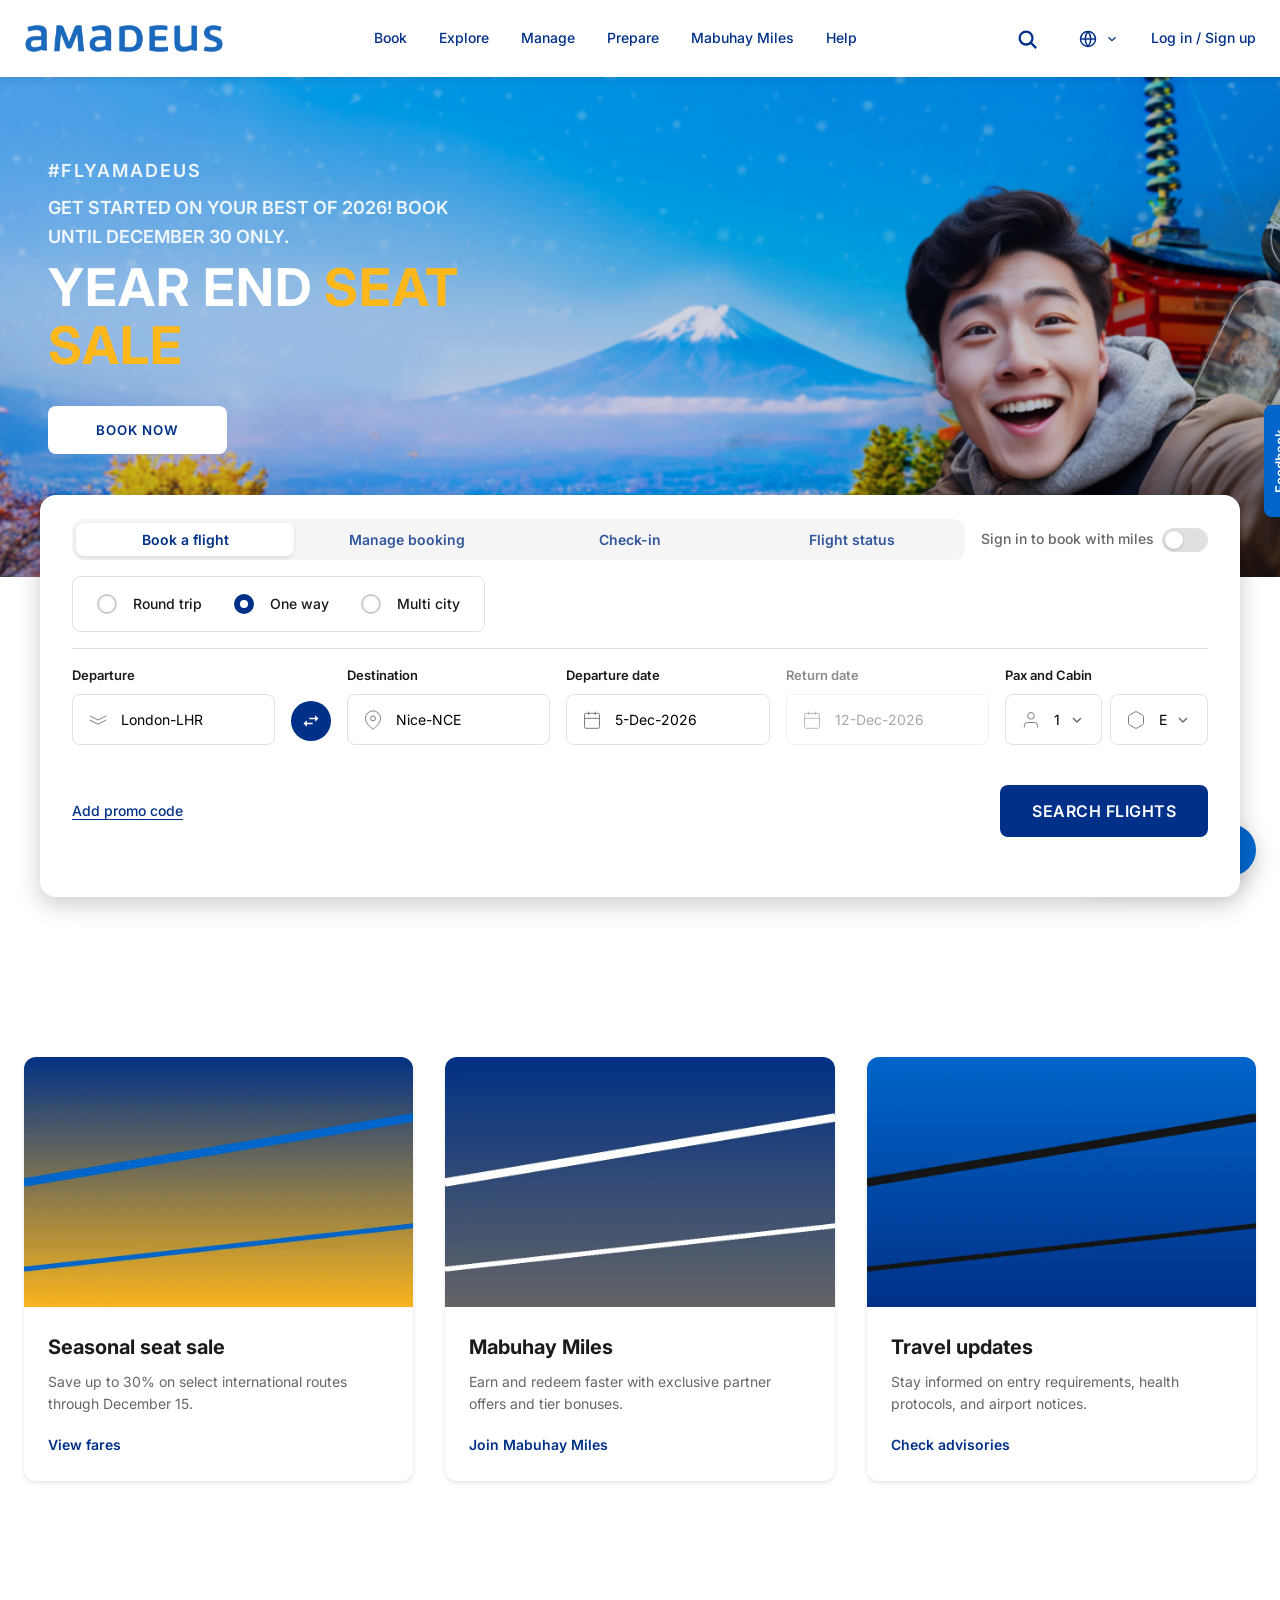
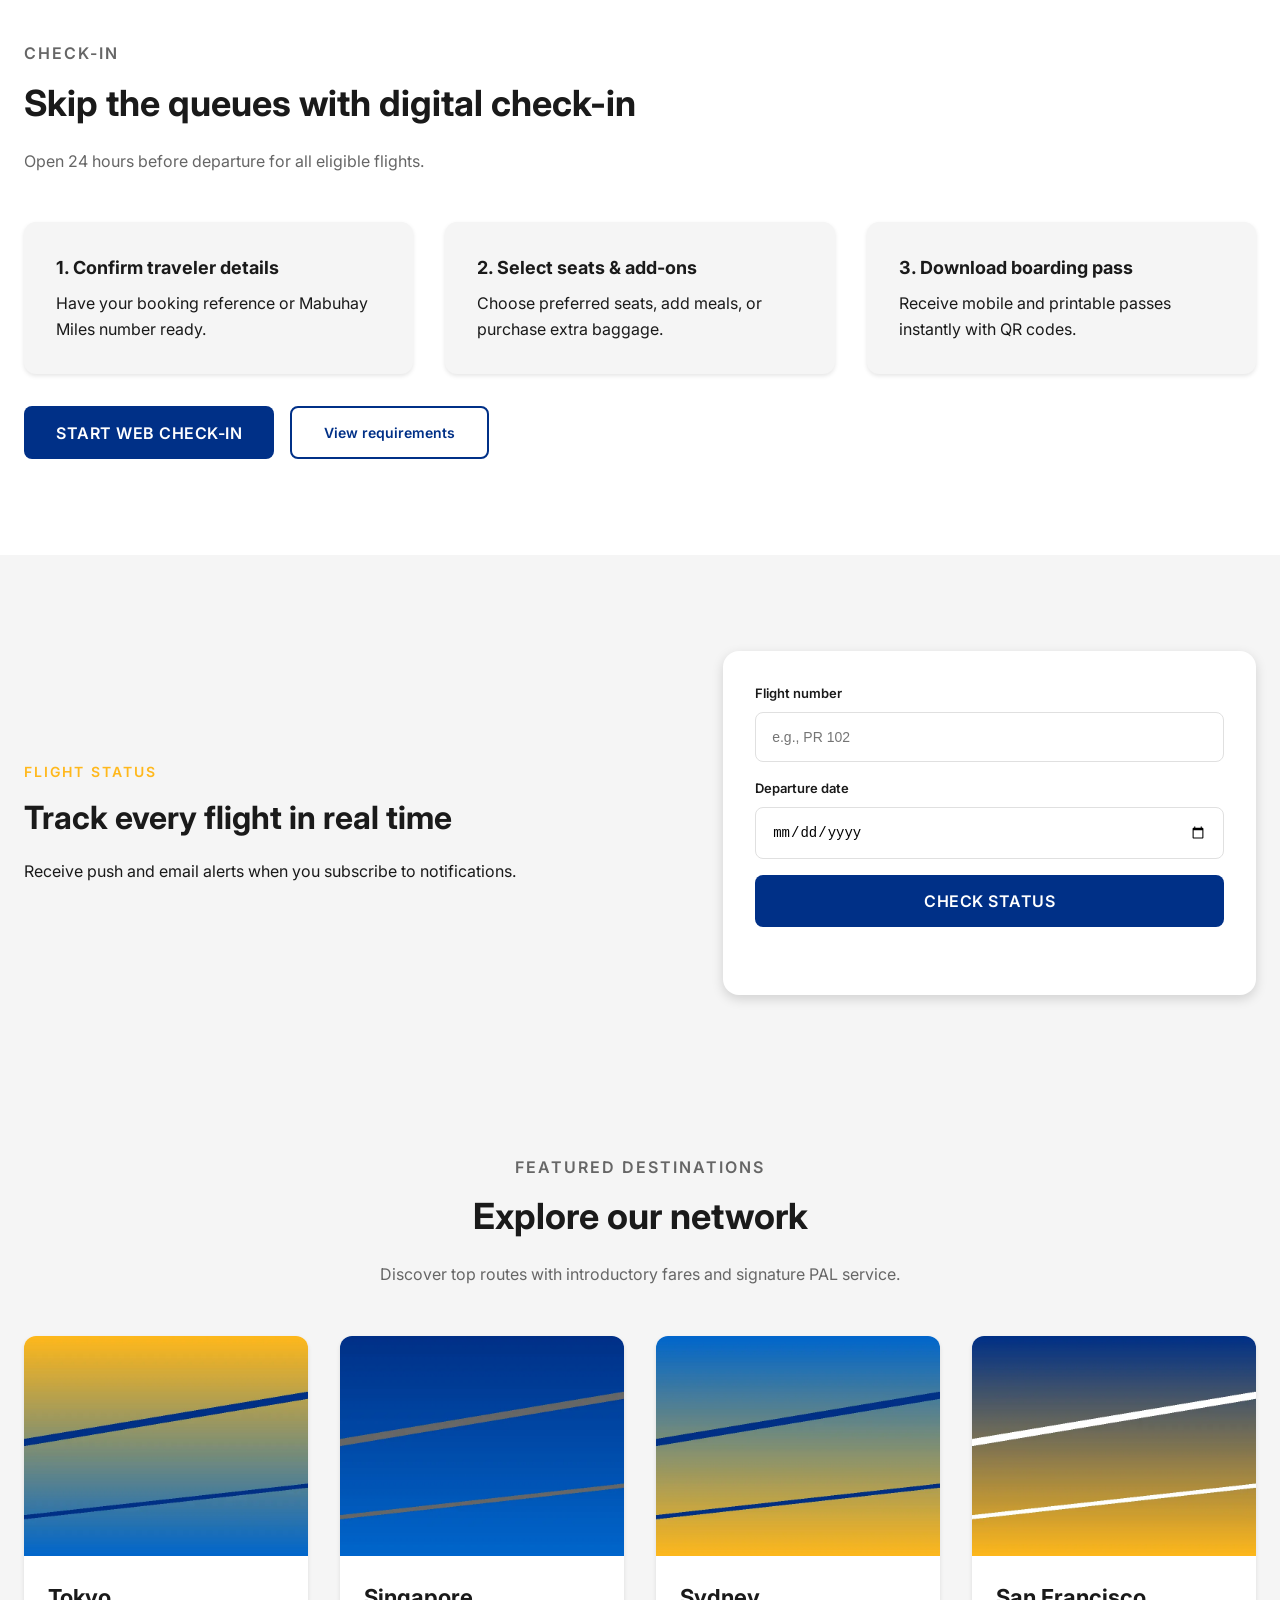
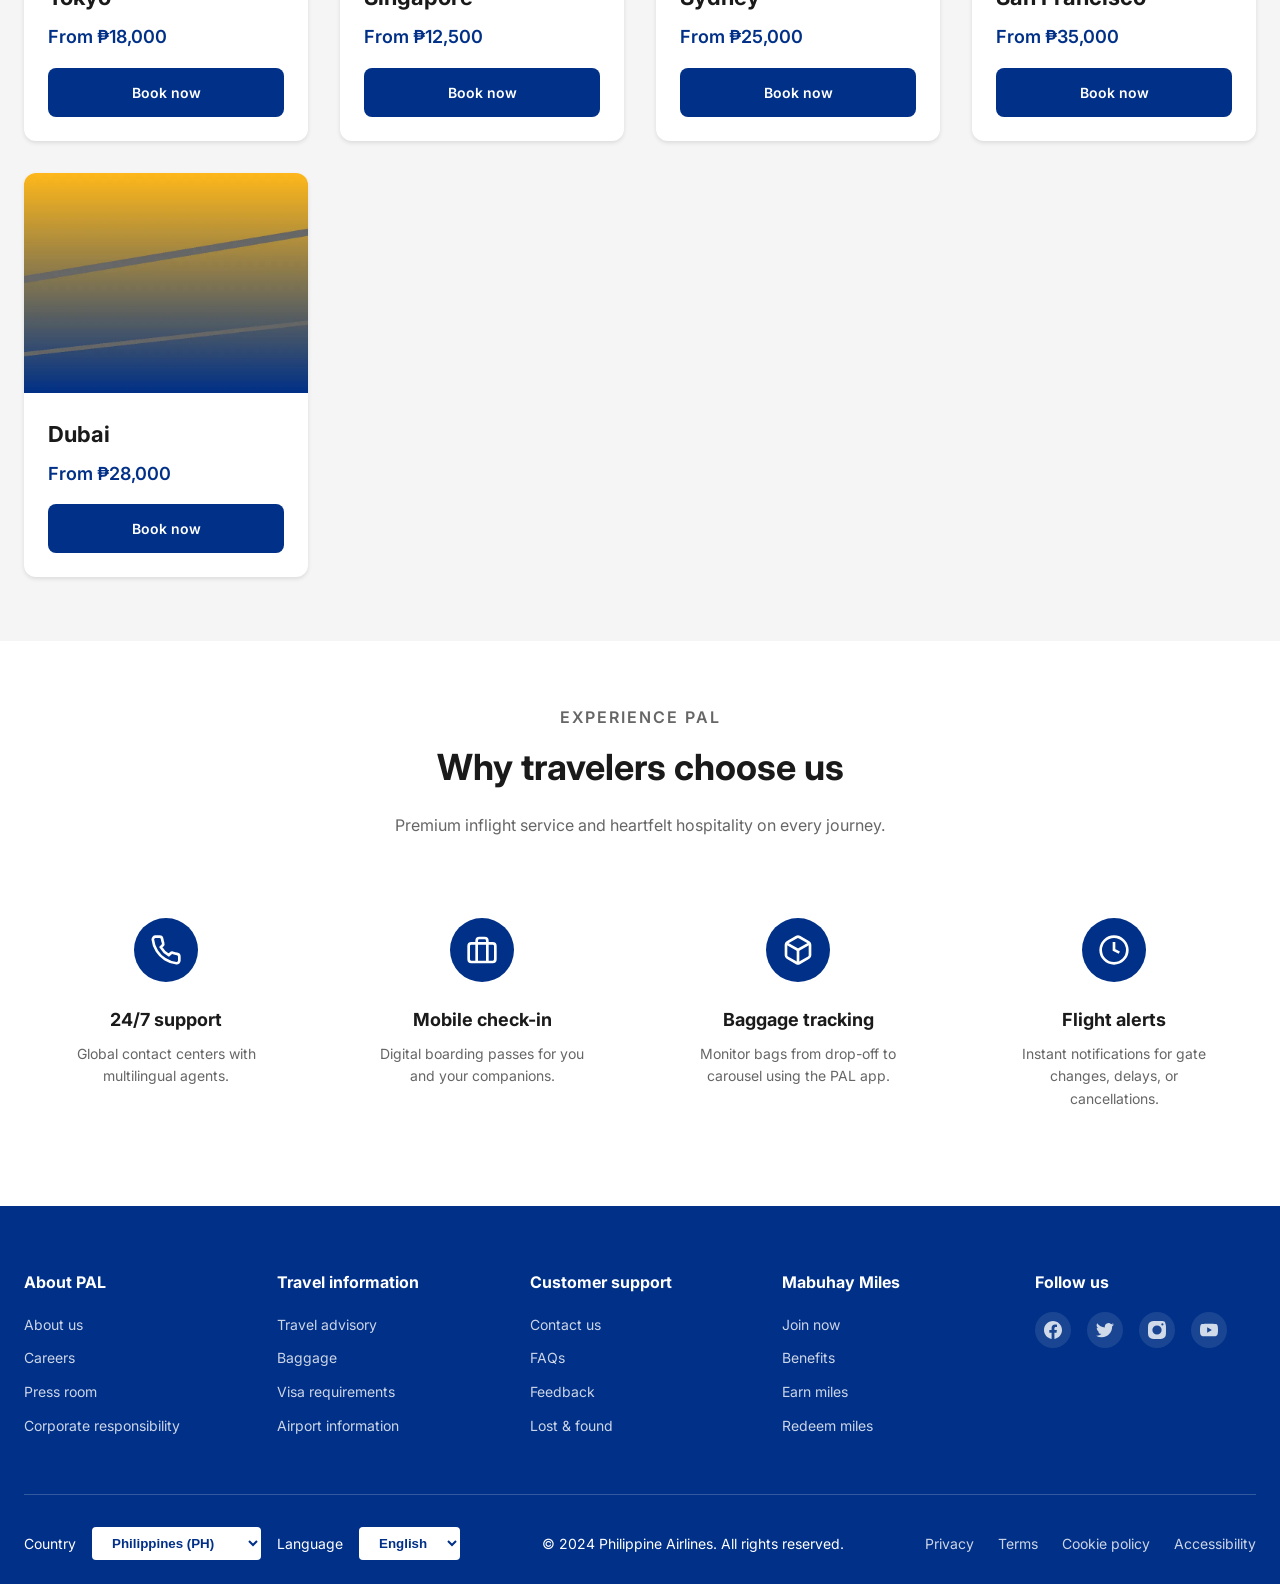
<file: index.html>
<!DOCTYPE html>
<html lang="en">
<head>
    <meta charset="UTF-8">
    <meta name="viewport" content="width=device-width, initial-scale=1.0">
    <meta http-equiv="Cache-Control" content="no-cache, no-store, must-revalidate">
    <meta http-equiv="Pragma" content="no-cache">
    <meta http-equiv="Expires" content="0">
    <meta name="description" content="Philippine Airlines portal page - book flights, manage your trip, check-in, and explore destinations.">
    <title>Amadeus| Book, Manage & Check Flight Status</title>
    <link rel="stylesheet" href="styles.css">
    <link rel="preconnect" href="https://fonts.googleapis.com">
    <link rel="preconnect" href="https://fonts.gstatic.com" crossorigin>
    <link href="https://fonts.googleapis.com/css2?family=Inter:wght@400;500;600;700&display=swap" rel="stylesheet">
</head>
<body>

    <header class="main-header" role="banner">
        <nav class="navbar" aria-label="Primary navigation">
            <div class="container">
                <div class="nav-wrapper">
                    <div class="logo">
                        <a href="/" aria-label="Amadeus home">
                            <img src="images/airline-logo.svg" alt="Amadeus" class="logo-img">
                        </a>
                    </div>

                    <div class="nav-links" id="primaryNav" role="navigation">
                        <a href="#book" class="nav-link">Book</a>
                        <a href="#destinations" class="nav-link">Explore</a>
                        <a href="#manage" class="nav-link">Manage</a>
                        <a href="#checkin" class="nav-link">Prepare</a>
                        <a href="#miles" class="nav-link">Mabuhay Miles</a>
                        <a href="#help" class="nav-link">Help</a>
                    </div>

                    <div class="nav-actions">
                        <button class="btn-search" type="button" aria-label="Search">
                            <svg viewBox="0 0 24 24" fill="none" stroke="currentColor" stroke-width="2">
                                <circle cx="11" cy="11" r="7"></circle>
                                <line x1="16" y1="16" x2="22" y2="22"></line>
                            </svg>
                        </button>
                        <button class="btn-language-selector" type="button" aria-haspopup="listbox" aria-expanded="false">
                            <svg viewBox="0 0 24 24" fill="none" stroke="currentColor" stroke-width="2" aria-hidden="true">
                                <circle cx="12" cy="12" r="10"></circle>
                                <line x1="2" y1="12" x2="22" y2="12"></line>
                                <path d="M12 2a15.3 15.3 0 010 20"></path>
                                <path d="M12 2a15.3 15.3 0 000 20"></path>
                            </svg>
                            <svg viewBox="0 0 24 24" fill="none" stroke="currentColor" stroke-width="2" class="dropdown-arrow" aria-hidden="true">
                                <polyline points="6 9 12 15 18 9"></polyline>
                            </svg>
                        </button>
                        <a href="#" class="link-login">Log in / Sign up</a>
                        <button class="btn-menu" id="mobileMenuBtn" aria-controls="primaryNav" aria-expanded="false" aria-label="Toggle menu">
                            <span></span>
                            <span></span>
                            <span></span>
                        </button>
                    </div>
                </div>
            </div>
        </nav>
    </header>

    <main>
        <section class="hero-section" id="book" aria-labelledby="heroTitle">
            <div class="hero-background">
                <picture>
                    <source srcset="images/1440x440px_Pal-Web-Banner_PAL-YES-LUZON.jpg" type="image/jpeg">
                    <img src="images/1440x440px_Pal-Web-Banner_PAL-YES-LUZON.jpg" alt="Philippine Airlines year end seat sale" class="hero-image" loading="eager" decoding="async">
                </picture>
                <div class="hero-overlay"></div>
            </div>

            <div class="container">
                <div class="hero-content">
                    <p class="eyebrow">#FlyAmadeus</p>
                    <p class="hero-subtext">Get started on your best of 2026! Book until December 30 only.</p>
                    <h1 id="heroTitle">YEAR END <span>SEAT SALE</span></h1>
                    <button class="btn-hero">Book now</button>
                </div>

                <div class="booking-widget" aria-labelledby="bookingTitle">
                    <div class="widget-header">
                        <div class="booking-tabs" role="tablist" aria-label="Booking shortcuts">
                            <button class="booking-tab active">Book a flight</button>
                            <button class="booking-tab">Manage booking</button>
                            <button class="booking-tab">Check-in</button>
                            <button class="booking-tab">Flight status</button>
                        </div>
                        <div class="booking-toggle">
                            <p>Sign in to book with miles</p>
                            <label class="switch">
                                <input type="checkbox" aria-label="Sign in to book with miles">
                                <span class="slider"></span>
                            </label>
                        </div>
                    </div>

                    <div class="trip-type-wrapper">
                        <fieldset class="trip-type" role="radiogroup" aria-label="Trip type">
                            <legend class="sr-only">Choose your trip type</legend>
                            <label class="radio-label">
                                <input type="radio" name="tripType" value="roundtrip">
                                <span>Round trip</span>
                            </label>
                            <label class="radio-label">
                                <input type="radio" name="tripType" value="oneway" checked>
                                <span>One way</span>
                            </label>
                            <label class="radio-label">
                                <input type="radio" name="tripType" value="multicity">
                                <span>Multi city</span>
                            </label>
                        </fieldset>
                    </div>

                    <form class="booking-form" aria-describedby="bookingFeedback" novalidate>
                        <div class="form-row">
                            <div class="form-group">
                                <label for="from">Departure</label>
                                <div class="input-icon field-with-suggestions">
                                    <svg class="icon" viewBox="0 0 24 24" fill="none" stroke="currentColor" aria-hidden="true">
                                        <path d="M2 12l10 5 10-5" />
                                        <path d="M2 7l10 5 10-5" />
                                    </svg>
                                    <input type="text" id="from" name="from" value="London-LHR" aria-autocomplete="list" aria-expanded="false" aria-controls="from-list" autocomplete="off" inputmode="text" required>
                                    <div class="suggestions-panel" id="from-list" role="listbox" aria-label="Departure airport suggestions"></div>
                                </div>
                            </div>

                            <button type="button" class="swap-btn" aria-label="Swap destinations">
                                <svg viewBox="0 0 24 24" fill="currentColor" aria-hidden="true">
                                    <path d="M6.99 11L3 15l3.99 4v-3H14v-2H6.99v-3zM21 9l-3.99-4v3H10v2h7.01v3L21 9z"/>
                                </svg>
                            </button>

                            <div class="form-group">
                                <label for="to">Destination</label>
                                <div class="input-icon field-with-suggestions">
                                    <svg class="icon" viewBox="0 0 24 24" fill="none" stroke="currentColor" aria-hidden="true">
                                        <path d="M21 10c0 7-9 13-9 13s-9-6-9-13a9 9 0 0 1 18 0z"/>
                                        <circle cx="12" cy="10" r="3"/>
                                    </svg>
                                    <input type="text" id="to" name="to" value="Nice-NCE" aria-autocomplete="list" aria-expanded="false" aria-controls="to-list" autocomplete="off" inputmode="text" required>
                                    <div class="suggestions-panel" id="to-list" role="listbox" aria-label="Destination airport suggestions"></div>
                                </div>
                            </div>

                            <div class="form-group">
                                <label for="departDate">Departure date</label>
                                <div class="input-icon date-picker-wrapper">
                                    <svg class="icon" viewBox="0 0 24 24" fill="none" stroke="currentColor" aria-hidden="true">
                                        <rect x="3" y="4" width="18" height="18" rx="2" ry="2"/>
                                        <line x1="16" y1="2" x2="16" y2="6"/>
                                        <line x1="8" y1="2" x2="8" y2="6"/>
                                        <line x1="3" y1="10" x2="21" y2="10"/>
                                    </svg>
                                    <input type="text" id="departDate" name="departDate" value="" readonly required autocomplete="off">
                                    <div class="calendar-picker" id="departCalendar"></div>
                                </div>
                            </div>

                            <div class="form-group" id="returnGroup">
                                <label for="returnDate">Return date</label>
                                <div class="input-icon date-picker-wrapper">
                                    <svg class="icon" viewBox="0 0 24 24" fill="none" stroke="currentColor" aria-hidden="true">
                                        <rect x="3" y="4" width="18" height="18" rx="2" ry="2"/>
                                        <line x1="16" y1="2" x2="16" y2="6"/>
                                        <line x1="8" y1="2" x2="8" y2="6"/>
                                        <line x1="3" y1="10" x2="21" y2="10"/>
                                    </svg>
                                    <input type="text" id="returnDate" name="returnDate" value="" readonly autocomplete="off">
                                    <div class="calendar-picker" id="returnCalendar"></div>
                                </div>
                            </div>

                            <div class="form-group pax-cabin-group">
                                <label for="paxCabin">Pax and Cabin</label>
                                <div class="pax-cabin-selectors">
                                    <div class="input-icon">
                                        <svg class="icon" viewBox="0 0 24 24" fill="none" stroke="currentColor" aria-hidden="true">
                                            <path d="M20 21v-2a4 4 0 0 0-4-4H8a4 4 0 0 0-4 4v2"/>
                                            <circle cx="12" cy="7" r="4"/>
                                        </svg>
                                        <select id="paxCount" name="paxCount" required>
                                            <option value="1">1</option>
                                            <option value="2">2</option>
                                            <option value="3">3</option>
                                            <option value="4">4</option>
                                            <option value="5">5</option>
                                            <option value="6">6</option>
                                            <option value="7">7</option>
                                            <option value="8">8</option>
                                            <option value="9">9</option>
                                        </select>
                                    </div>
                                    <div class="input-icon">
                                        <svg class="icon" viewBox="0 0 24 24" fill="none" stroke="currentColor" aria-hidden="true">
                                            <path d="M21 16V8a2 2 0 0 0-1-1.73l-7-4a2 2 0 0 0-2 0l-7 4A2 2 0 0 0 3 8v8a2 2 0 0 0 1 1.73l7 4a2 2 0 0 0 2 0l7-4A2 2 0 0 0 21 16z"/>
                                        </svg>
                                        <select id="cabinClass" name="cabinClass" required>
                                            <option value="economy">Economy</option>
                                            <option value="business">Business</option>
                                        </select>
                                    </div>
                                </div>
                            </div>
                        </div>

                        <div class="form-actions">
                            <a href="#" class="link-promo">Add promo code</a>
                            <button type="submit" class="btn-primary">Search flights</button>
                        </div>

                        <p id="bookingFeedback" class="form-feedback" role="status" aria-live="polite"></p>
                    </form>
                </div>
            </div>
        </section>

        <section class="promo-section" id="offers">
            <div class="container">
                <div class="promo-grid">
                    <article class="promo-card">
                        <picture>
                            <source srcset="images/promo-offers.webp" type="image/webp">
                            <img src="images/promo-offers.jpg" alt="Limited time fares" loading="lazy" decoding="async">
                        </picture>
                        <div class="promo-content">
                            <h3>Seasonal seat sale</h3>
                            <p>Save up to 30% on select international routes through December 15.</p>
                            <a href="#" class="link-arrow">View fares</a>
                        </div>
                    </article>
                    <article class="promo-card">
                        <picture>
                            <source srcset="images/promo-miles.webp" type="image/webp">
                            <img src="images/promo-miles.jpg" alt="Mabuhay Miles rewards" loading="lazy" decoding="async">
                        </picture>
                        <div class="promo-content">
                            <h3>Mabuhay Miles</h3>
                            <p>Earn and redeem faster with exclusive partner offers and tier bonuses.</p>
                            <a href="#" class="link-arrow">Join Mabuhay Miles</a>
                        </div>
                    </article>
                    <article class="promo-card">
                        <picture>
                            <source srcset="images/promo-travel.webp" type="image/webp">
                            <img src="images/promo-travel.jpg" alt="Travel advisories" loading="lazy" decoding="async">
                        </picture>
                        <div class="promo-content">
                            <h3>Travel updates</h3>
                            <p>Stay informed on entry requirements, health protocols, and airport notices.</p>
                            <a href="#" class="link-arrow">Check advisories</a>
                        </div>
                    </article>
                </div>
            </div>
        </section>

        <section class="checkin-section" id="checkin">
            <div class="container">
                <div class="section-header align-left">
                    <p class="eyebrow">Check-in</p>
                    <h2>Skip the queues with digital check-in</h2>
                    <p>Open 24 hours before departure for all eligible flights.</p>
                </div>
                <div class="checkin-grid">
                    <article class="checkin-card">
                        <h3>1. Confirm traveler details</h3>
                        <p>Have your booking reference or Mabuhay Miles number ready.</p>
                    </article>
                    <article class="checkin-card">
                        <h3>2. Select seats & add-ons</h3>
                        <p>Choose preferred seats, add meals, or purchase extra baggage.</p>
                    </article>
                    <article class="checkin-card">
                        <h3>3. Download boarding pass</h3>
                        <p>Receive mobile and printable passes instantly with QR codes.</p>
                    </article>
                </div>
                <div class="checkin-cta">
                    <button class="btn-primary">Start Web Check-in</button>
                    <button class="btn-secondary">View requirements</button>
                </div>
            </div>
        </section>

        <section class="status-section" id="status">
            <div class="container">
                <div class="status-grid">
                    <div class="status-content">
                        <p class="eyebrow">Flight status</p>
                        <h2>Track every flight in real time</h2>
                        <p>Receive push and email alerts when you subscribe to notifications.</p>
                    </div>
                    <form class="status-form" aria-label="Flight status lookup">
                        <div class="form-group">
                            <label for="statusFlightNumber">Flight number</label>
                            <input type="text" id="statusFlightNumber" name="statusFlightNumber" placeholder="e.g., PR 102" required>
                        </div>
                        <div class="form-group">
                            <label for="statusDate">Departure date</label>
                            <input type="date" id="statusDate" name="statusDate" required>
                        </div>
                        <button type="submit" class="btn-primary">Check status</button>
                        <p class="form-feedback" id="statusFeedback" role="status" aria-live="polite"></p>
                    </form>
                </div>
            </div>
        </section>

        <section class="destinations-section" id="destinations">
            <div class="container">
                <div class="section-header">
                    <p class="eyebrow">Featured destinations</p>
                    <h2>Explore our network</h2>
                    <p>Discover top routes with introductory fares and signature PAL service.</p>
                </div>
                <div class="destinations-grid">
                    <article class="destination-card">
                        <picture>
                            <source srcset="images/dest-tokyo.webp" type="image/webp">
                            <img src="images/dest-tokyo.jpg" alt="Tokyo skyline" loading="lazy" decoding="async">
                        </picture>
                        <div class="destination-info">
                            <h3>Tokyo</h3>
                            <p class="price">From ₱18,000</p>
                            <button class="btn-book" data-city="Tokyo">Book now</button>
                        </div>
                    </article>
                    <article class="destination-card">
                        <picture>
                            <source srcset="images/dest-singapore.webp" type="image/webp">
                            <img src="images/dest-singapore.jpg" alt="Singapore skyline" loading="lazy" decoding="async">
                        </picture>
                        <div class="destination-info">
                            <h3>Singapore</h3>
                            <p class="price">From ₱12,500</p>
                            <button class="btn-book" data-city="Singapore">Book now</button>
                        </div>
                    </article>
                    <article class="destination-card">
                        <picture>
                            <source srcset="images/dest-sydney.webp" type="image/webp">
                            <img src="images/dest-sydney.jpg" alt="Sydney Opera House" loading="lazy" decoding="async">
                        </picture>
                        <div class="destination-info">
                            <h3>Sydney</h3>
                            <p class="price">From ₱25,000</p>
                            <button class="btn-book" data-city="Sydney">Book now</button>
                        </div>
                    </article>
                    <article class="destination-card">
                        <picture>
                            <source srcset="images/dest-sf.webp" type="image/webp">
                            <img src="images/dest-sf.jpg" alt="Golden Gate Bridge" loading="lazy" decoding="async">
                        </picture>
                        <div class="destination-info">
                            <h3>San Francisco</h3>
                            <p class="price">From ₱35,000</p>
                            <button class="btn-book" data-city="San Francisco">Book now</button>
                        </div>
                    </article>
                    <article class="destination-card">
                        <picture>
                            <source srcset="images/dest-dubai.webp" type="image/webp">
                            <img src="images/dest-dubai.jpg" alt="Dubai skyline" loading="lazy" decoding="async">
                        </picture>
                        <div class="destination-info">
                            <h3>Dubai</h3>
                            <p class="price">From ₱28,000</p>
                            <button class="btn-book" data-city="Dubai">Book now</button>
                        </div>
                    </article>
                </div>
            </div>
        </section>

        <section class="services-section" id="experience">
            <div class="container">
                <div class="section-header">
                    <p class="eyebrow">Experience PAL</p>
                    <h2>Why travelers choose us</h2>
                    <p>Premium inflight service and heartfelt hospitality on every journey.</p>
                </div>
                <div class="services-grid">
                    <article class="service-card">
                        <div class="service-icon">
                            <svg viewBox="0 0 24 24" fill="none" stroke="currentColor" aria-hidden="true">
                                <path d="M22 16.92v3a2 2 0 0 1-2.18 2 19.79 19.79 0 0 1-8.63-3.07 19.5 19.5 0 0 1-6-6 19.79 19.79 0 0 1-3.07-8.67A2 2 0 0 1 4.11 2h3a2 2 0 0 1 2 1.72 12.84 12.84 0 0 0 .7 2.81 2 2 0 0 1-.45 2.11L8.09 9.91a16 16 0 0 0 6 6l1.27-1.27a2 2 0 0 1 2.11-.45 12.84 12.84 0 0 0 2.81.7A2 2 0 0 1 22 16.92z"/>
                            </svg>
                        </div>
                        <h3>24/7 support</h3>
                        <p>Global contact centers with multilingual agents.</p>
                    </article>
                    <article class="service-card">
                        <div class="service-icon">
                            <svg viewBox="0 0 24 24" fill="none" stroke="currentColor" aria-hidden="true">
                                <rect x="2" y="7" width="20" height="14" rx="2" ry="2"/>
                                <path d="M16 21V5a2 2 0 0 0-2-2h-4a2 2 0 0 0-2 2v16"/>
                            </svg>
                        </div>
                        <h3>Mobile check-in</h3>
                        <p>Digital boarding passes for you and your companions.</p>
                    </article>
                    <article class="service-card">
                        <div class="service-icon">
                            <svg viewBox="0 0 24 24" fill="none" stroke="currentColor" aria-hidden="true">
                                <path d="M21 16V8a2 2 0 0 0-1-1.73l-7-4a2 2 0 0 0-2 0l-7 4A2 2 0 0 0 3 8v8a2 2 0 0 0 1 1.73l7 4a2 2 0 0 0 2 0l7-4A2 2 0 0 0 21 16z"/>
                                <polyline points="3.27 6.96 12 12.01 20.73 6.96"/>
                                <line x1="12" y1="22.08" x2="12" y2="12"/>
                            </svg>
                        </div>
                        <h3>Baggage tracking</h3>
                        <p>Monitor bags from drop-off to carousel using the PAL app.</p>
                    </article>
                    <article class="service-card">
                        <div class="service-icon">
                            <svg viewBox="0 0 24 24" fill="none" stroke="currentColor" aria-hidden="true">
                                <circle cx="12" cy="12" r="10"/>
                                <polyline points="12 6 12 12 16 14"/>
                            </svg>
                        </div>
                        <h3>Flight alerts</h3>
                        <p>Instant notifications for gate changes, delays, or cancellations.</p>
                    </article>
                </div>
            </div>
        </section>
    </main>

    <button class="feedback-btn" type="button" aria-label="Feedback">
        Feedback
    </button>

    <button class="chat-launcher" type="button" aria-label="Chat with us">
        <svg viewBox="0 0 24 24" fill="none" stroke="currentColor" aria-hidden="true">
            <path d="M21 11.5a8.38 8.38 0 0 1-.9 3.8 8.5 8.5 0 0 1-7.6 4.7 8.38 8.38 0 0 1-3.8-.9L3 21l1.9-5.7a8.38 8.38 0 0 1-.9-3.8 8.5 8.5 0 0 1 4.7-7.6 8.38 8.38 0 0 1 3.8-.9h.5a8.5 8.5 0 0 1 8.5 8.5z"/>
        </svg>
        Chat with us!
    </button>

    <footer class="main-footer">
        <div class="container">
            <div class="footer-grid">
                <div class="footer-column">
                    <h4>About PAL</h4>
                    <ul>
                        <li><a href="#">About us</a></li>
                        <li><a href="#">Careers</a></li>
                        <li><a href="#">Press room</a></li>
                        <li><a href="#">Corporate responsibility</a></li>
                    </ul>
                </div>
                <div class="footer-column">
                    <h4>Travel information</h4>
                    <ul>
                        <li><a href="#">Travel advisory</a></li>
                        <li><a href="#">Baggage</a></li>
                        <li><a href="#">Visa requirements</a></li>
                        <li><a href="#">Airport information</a></li>
                    </ul>
                </div>
                <div class="footer-column">
                    <h4>Customer support</h4>
                    <ul>
                        <li><a href="#">Contact us</a></li>
                        <li><a href="#">FAQs</a></li>
                        <li><a href="#">Feedback</a></li>
                        <li><a href="#">Lost &amp; found</a></li>
                    </ul>
                </div>
                <div class="footer-column" id="miles">
                    <h4>Mabuhay Miles</h4>
                    <ul>
                        <li><a href="#">Join now</a></li>
                        <li><a href="#">Benefits</a></li>
                        <li><a href="#">Earn miles</a></li>
                        <li><a href="#">Redeem miles</a></li>
                    </ul>
                </div>
                <div class="footer-column" id="help">
                    <h4>Follow us</h4>
                    <div class="social-links">
                        <a href="#" aria-label="Facebook">
                            <svg viewBox="0 0 24 24" fill="currentColor" aria-hidden="true">
                                <path d="M24 12.073c0-6.627-5.373-12-12-12S0 5.446 0 12.073c0 5.99 4.388 10.954 10.125 11.854v-8.385H7.078v-3.47h3.047V9.43c0-3.007 1.792-4.669 4.533-4.669 1.312 0 2.686.235 2.686.235v2.953h-1.517c-1.491 0-1.956.925-1.956 1.874v2.25h3.328l-.532 3.47h-2.796v8.385C19.612 23.027 24 18.062 24 12.073z"/>
                            </svg>
                        </a>
                        <a href="#" aria-label="X / Twitter">
                            <svg viewBox="0 0 24 24" fill="currentColor" aria-hidden="true">
                                <path d="M23.954 4.569c-.885.392-1.83.656-2.825.775A4.932 4.932 0 0 0 23.337 3c-.951.564-2.005.974-3.127 1.195a4.916 4.916 0 0 0-8.384 4.482A13.94 13.94 0 0 1 1.671 3.149a4.916 4.916 0 0 0 1.523 6.573 4.903 4.903 0 0 1-2.229-.616v.06a4.919 4.919 0 0 0 3.946 4.827 4.996 4.996 0 0 1-2.224.085 4.936 4.936 0 0 0 4.604 3.417A9.868 9.868 0 0 1 0 19.54a13.94 13.94 0 0 0 7.548 2.212c9.057 0 14.009-7.513 14.009-14.01 0-.213-.006-.425-.017-.636A9.935 9.935 0 0 0 24 4.59z"/>
                            </svg>
                        </a>
                        <a href="#" aria-label="Instagram">
                            <svg viewBox="0 0 24 24" fill="currentColor" aria-hidden="true">
                                <path d="M12 0C8.74 0 8.333.012 7.053.07 5.775.128 4.905.328 4.14.624c-.789.306-1.459.717-2.126 1.384A5.19 5.19 0 0 0 .63 4.14C.333 4.905.131 5.775.072 7.053.012 8.333 0 8.74 0 12s.012 3.667.07 4.947c.059 1.277.26 2.147.558 2.912.306.788.717 1.459 1.384 2.126a5.19 5.19 0 0 0 2.126 1.384c.765.296 1.635.498 2.913.557 1.28.059 1.687.074 4.949.074s3.667-.015 4.947-.074c1.277-.059 2.147-.261 2.912-.557a5.195 5.195 0 0 0 2.126-1.384c.667-.667 1.078-1.338 1.384-2.126.296-.765.498-1.635.557-2.912.059-1.28.074-1.687.074-4.947s-.015-3.667-.074-4.947c-.059-1.277-.261-2.148-.557-2.913A5.195 5.195 0 0 0 21.914.624c-.765-.296-1.635-.498-2.912-.557C17.722.012 17.315 0 14.053 0h-2.106zM12 5.838A6.162 6.162 0 1 1 5.838 12 6.154 6.154 0 0 1 12 5.838zm7.2-2.778a1.44 1.44 0 1 1-1.44 1.44 1.44 1.44 0 0 1 1.44-1.44z"/>
                            </svg>
                        </a>
                        <a href="#" aria-label="YouTube">
                            <svg viewBox="0 0 24 24" fill="currentColor" aria-hidden="true">
                                <path d="M23.498 6.186a3.016 3.016 0 0 0-2.122-2.136C19.505 3.545 12 3.545 12 3.545s-7.505 0-9.377.505A3.017 3.017 0 0 0 .502 6.186C0 8.07 0 12 0 12s0 3.93.502 5.814a3.016 3.016 0 0 0 2.122 2.136c1.871.505 9.376.505 9.376.505s7.505 0 9.377-.505a3.015 3.015 0 0 0 2.122-2.136C24 15.93 24 12 24 12s0-3.93-.502-5.814zM9.545 15.568V8.432L15.818 12l-6.273 3.568z"/>
                            </svg>
                        </a>
                    </div>
                </div>
            </div>

            <div class="footer-bottom">
                <div class="locale-selector">
                    <label for="countrySelect">Country</label>
                    <select id="countrySelect" name="countrySelect">
                        <option value="ph">Philippines (PH)</option>
                        <option value="us">United States (EN)</option>
                        <option value="jp">Japan (日本語)</option>
                    </select>
                    <label for="languageSelect">Language</label>
                    <select id="languageSelect" name="languageSelect">
                        <option value="en">English</option>
                        <option value="tl">Filipino</option>
                        <option value="jp">日本語</option>
                    </select>
                </div>
                <p>&copy; 2024 Philippine Airlines. All rights reserved.</p>
                <div class="footer-links">
                    <a href="#">Privacy</a>
                    <a href="#">Terms</a>
                    <a href="#">Cookie policy</a>
                    <a href="#">Accessibility</a>
                </div>
            </div>
        </div>
    </footer>

    <script src="script.js" defer></script>
</body>
</html>
</file>
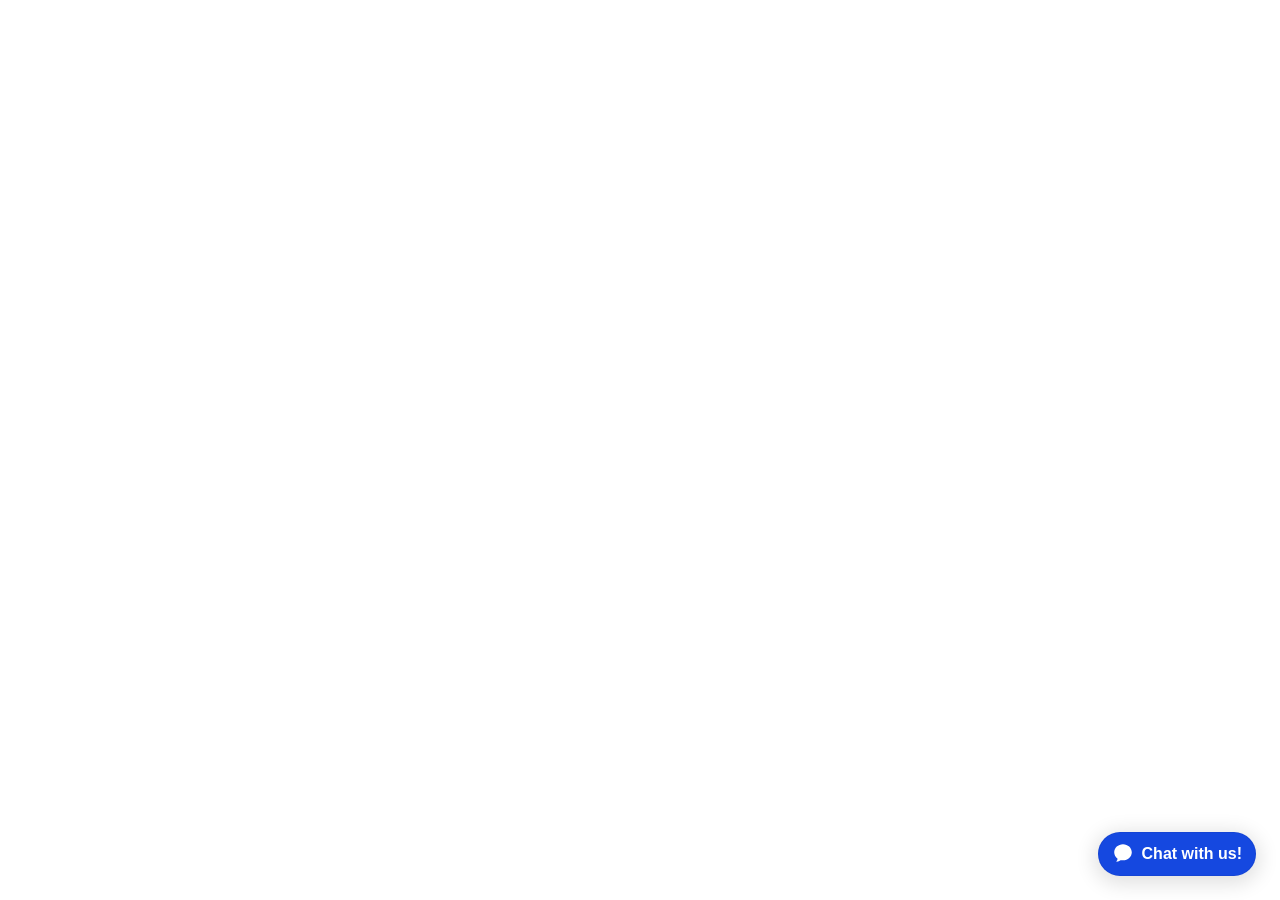
<file: images/Philippine Airlines _ Genuine Care in Every Journey_files/index(2).html>
<!DOCTYPE html>
<!-- saved from url=(0070)https://philippineairlines.ada.support/embed/button/3873935/index.html -->
<html class="js-focus-visible" data-js-focus-visible=""><head><meta http-equiv="Content-Type" content="text/html; charset=UTF-8"><style>.button {
        padding: 0;
        margin: 0;
        border-radius: 50%;
        cursor: pointer;
        box-shadow: 0 2px 4px rgba(0, 0, 0, 0.1);
        border: 1px solid rgba(0, 0, 0, 0.05);
        /* transition: 120ms ease; */
        transition: 200ms opacity ease;
        position: absolute;
        top: 50%;
        left: 50%;
        transform: translate(-50%, -50%);
        opacity: 0;
        overflow: hidden;
        animation: button-fade-in 200ms ease 0s;
      }

      .js-focus-visible :focus:not(.focus-visible) {
        outline: none;
      }

      .button--appear {
        opacity: 1;
      }

      .button--hide-icon > :first-child {
        animation-duration: 2s;
        animation-name: dialogue-fade;
      }

      .button__icon {
        width: 100%;
        height: 100%;
        top: 0;
        left: 0;
        padding: 17%;
        position: absolute;
        box-sizing: border-box;
        pointer-events: none;
      }

      .button__emoji {
        position: absolute;
        top: 0;
        left: 0;
        z-index: 10010;
        width: 100%;
        height: 100%;
        animation-duration: 2s;
        animation-name: emoji-bounce;
        animation-fill-mode: forwards;
      }

      .notification {
        border-radius: 50%;
        position: absolute;
        top: 0;
        right: 0;
        border-style: solid;
        border-color: #ff3b30;
        background-color: #fff;
        box-sizing: border-box;
        animation-duration: 0.5s;
        animation-name: notification-fade-in;
      }

      .button-v2 {
        padding: 0;
        border-radius: 50%;
        cursor: pointer;
        border: 1px solid rgba(0, 0, 0, 0.05);
        transition: 200ms opacity ease;
        position: absolute;
        right: 24px;
        bottom: 24px;
        overflow: hidden;
        display: flex;
        gap: 8px;
        align-items: center;
        justify-content: center;
        box-shadow: 0 4px 20px 4px rgba(0, 0, 0, 0.12);
        animation: button-fade-in 200ms ease 0s;
      }

      .button-v2.focus-visible {
        /* adds a white border to make the native focus ring more visible on backgrounds that are close in color to the focus ring */
        box-shadow: inset 0 0 0 3px #ffffff;
      }

      .button-v2.button--left {
        right: auto;
        left: 24px;
      }

      .button-v2.isRTL {
        direction: rtl;
      }

      .button--text {
        border-radius: 42px;
        min-width: 95px;
        padding: 0 13px;
        justify-content: flex-start;
      }

      .button-v2 .button__icon {
        position: relative;
      }

      .button--text .button__icon {
        height: 22px;
        width: 22px;
        padding: 0;
        top: -1px;
      }

      .button__text {
        font-size: 16px;
        color: inherit;
        font-weight: 700;
        line-height: 1.3;
        -webkit-font-smoothing: antialiased;
      }

      .button--text .notification {
        top: 36px;
        left: 18px;
      }

      @keyframes emoji-bounce {
        0% {
          transform: translateY(60px);
        }

        10% {
          transform: translateY(0);
        }

        17% {
          transform: rotateZ(-12deg);
          animation-timing-function: ease-in-out;
        }

        23% {
          transform: rotateZ(18deg);
          animation-timing-function: ease-in-out;
        }

        30% {
          transform: rotateZ(0deg);
          animation-timing-function: ease-in-out;
        }

        80% {
          transform: translateY(0);
        }

        90% {
          transform: translateY(3px);
        }

        100% {
          transform: translateY(-60px);
        }
      }

      @keyframes dialogue-fade {
        0% {
          opacity: 1;
          transform: scale3d(1, 1, 1);
        }

        10% {
          opacity: 0;
          transform: scale3d(0, 0, 0);
        }

        90% {
          opacity: 0;
          transform: scale3d(0, 0, 0);
        }

        100% {
          opacity: 1;
          transform: scale3d(1, 1, 1);
        }
      }

      @keyframes notification-fade-in {
        0% {
          opacity: 0;
          transform: scale3d(0, 0, 0);
        }

        100% {
          opacity: 1;
          transform: scale3d(1, 1, 1);
        }
      }
      
      @keyframes button-fade-in {
        0% {
          opacity: 0;
          transform: translate(0%, 20%);
        }

        100% {
          opacity: 1;
          transform: translate(0%, 0%);
        }
      }</style><script defer="defer" src="./sentry(1).a63f1776e32d39b6c2e8.js"></script><script defer="defer" src="./preact.196e0b6fbd52fd7d5136.js"></script><script defer="defer" src="./index(1).js"></script></head><body style="margin: 0"><button type="button" id="ada-chat-button" class="
          
          button--text
          button-v2
          
          
          button--appear" aria-label="Chat with us" title="Chat with us" aria-controls="ada-chat-frame" aria-expanded="false" style="background-color: rgb(21, 72, 224); height: 44px; color: rgb(255, 255, 255);"><svg viewBox="10 6 40 40" fill="none" xmlns="http://www.w3.org/2000/svg" class="button__icon"><g id="DialogueNew" fill="currentColor"><path d="M29.9996 39.3369H29.9996C28.9494 39.3228 27.9027 39.2117 26.873 39.0048C26.3867 38.9217 25.8882 39.0509 25.5034 39.3597C23.5353 40.8057 21.2244 41.714 18.7985 41.9951C18.3992 42.037 18.0415 41.7472 17.9997 41.3478C17.9817 41.1769 18.0249 41.0053 18.1214 40.8632H18.1214C19.059 39.6954 19.7322 38.3381 20.0947 36.885C20.1678 36.4882 20.0128 36.0839 19.6931 35.8378C16.1547 33.2089 14.0485 29.0767 14 24.6684C14 16.5773 21.1633 10 29.9996 10C38.8359 10 45.9992 16.5773 45.9992 24.6684C45.9992 32.7596 38.8361 39.3369 29.9996 39.3369H29.9996Z"></path></g></svg><span class="button__text">Chat with us!</span></button><div class="notification" role="alert" style="height: 22px; width: 22px; border-width: 7.744px; display: none; right: 20px; bottom: 50.4px; top: auto !important; left: auto !important;"></div></body></html>
</file>
<file: styles.css>
/* ===================================
   Philippine Airlines Homepage Styles
   =================================== */

/* CSS Reset & Base Styles */
*,
*::before,
*::after {
    margin: 0;
    padding: 0;
    box-sizing: border-box;
}

:root {
    /* Color Palette */
    --primary-blue: #003087;
    --secondary-blue: #0066CC;
    --accent-gold: #FFB81C;
    --white: #FFFFFF;
    --black: #1A1A1A;
    --gray-text: #666666;
    --light-gray: #F5F5F5;
    --border-gray: #E0E0E0;
    --success: #28A745;
    --error: #DC3545;
    
    /* Typography */
    --font-family: 'Inter', -apple-system, BlinkMacSystemFont, 'Segoe UI', 'Helvetica Neue', Arial, sans-serif;
    
    /* Spacing */
    --spacing-xs: 4px;
    --spacing-sm: 8px;
    --spacing-md: 16px;
    --spacing-lg: 24px;
    --spacing-xl: 32px;
    --spacing-2xl: 48px;
    --spacing-3xl: 64px;
    --spacing-4xl: 96px;
    --gradient-blue: linear-gradient(90deg, #002f6c 0%, #003f8a 60%, #0053b3 100%);
    
    /* Border Radius */
    --radius-sm: 4px;
    --radius-md: 8px;
    --radius-lg: 12px;
    --radius-xl: 16px;
    
    /* Shadows */
    --shadow-sm: 0 2px 4px rgba(0, 0, 0, 0.1);
    --shadow-md: 0 4px 12px rgba(0, 0, 0, 0.15);
    --shadow-lg: 0 8px 24px rgba(0, 0, 0, 0.2);
    
    /* Transitions */
    --transition: all 0.3s ease;
}

html {
    scroll-behavior: smooth;
}

body {
    font-family: var(--font-family);
    font-size: 16px;
    line-height: 1.6;
    color: var(--black);
    background-color: var(--white);
    overflow-x: hidden;
    margin: 0;
    padding: 0;
}

.sr-only {
    position: absolute;
    width: 1px;
    height: 1px;
    padding: 0;
    margin: -1px;
    overflow: hidden;
    clip: rect(0, 0, 0, 0);
    border: 0;
}

.skip-link {
    position: absolute;
    top: -40px;
    left: 16px;
    background: var(--primary-blue);
    color: var(--white);
    padding: var(--spacing-sm) var(--spacing-md);
    border-radius: var(--radius-md);
    z-index: 2000;
    transition: var(--transition);
}

/* Global Alert removed */

.skip-link:focus {
    top: 16px;
}

.container {
    max-width: 1280px;
    margin: 0 auto;
    padding: 0 var(--spacing-lg);
}

.main-header .container {
    background: transparent;
}

img {
    max-width: 100%;
    height: auto;
    display: block;
}

a {
    text-decoration: none;
    color: inherit;
    transition: var(--transition);
}

button {
    font-family: inherit;
    border: none;
    cursor: pointer;
    transition: var(--transition);
}

/* ===================================
   Navigation Header
   =================================== */

header.main-header {
    position: sticky;
    top: 0;
    z-index: 1000;
    background: rgba(255, 255, 255, 0.95) !important;
    backdrop-filter: blur(10px);
    -webkit-backdrop-filter: blur(10px);
    box-shadow: 0 2px 8px rgba(0, 0, 0, 0.1);
    transition: var(--transition);
    width: 100%;
    min-height: 70px;
    display: block !important;
}

.main-header .container,
.main-header .navbar,
.main-header .nav-wrapper,
.main-header .logo,
.main-header .nav-links,
.main-header .nav-actions {
    background: transparent !important;
}

.main-header.scrolled {
    box-shadow: var(--shadow-md);
}

.navbar {
    padding: var(--spacing-md) 0;
    background: transparent;
}

.nav-wrapper {
    display: flex;
    align-items: center;
    justify-content: space-between;
    gap: var(--spacing-md);
    width: 100%;
}

.logo {
    display: flex;
    align-items: center;
}

.logo-img {
    height: 45px;
    max-width: 200px;
    width: auto;
    display: block;
    object-fit: contain;
}

.nav-links {
    display: flex;
    gap: var(--spacing-xl);
    align-items: center;
    flex: 1;
    justify-content: center;
    margin: 0 var(--spacing-xl);
}

.nav-link {
    font-size: 14px;
    font-weight: 500;
    color: var(--primary-blue);
    padding: var(--spacing-sm) 0;
    text-decoration: none;
    transition: var(--transition);
}

.nav-link:hover {
    opacity: 0.8;
}

.nav-actions {
    display: flex;
    align-items: center;
    gap: var(--spacing-md);
}

.btn-search {
    background: transparent !important;
    border: none;
    color: var(--primary-blue);
    padding: var(--spacing-sm);
    cursor: pointer;
    display: flex !important;
    align-items: center;
    justify-content: center;
    min-width: 40px;
    min-height: 40px;
    visibility: visible !important;
    opacity: 1 !important;
}

.btn-search svg {
    width: 22px;
    height: 22px;
    stroke: var(--primary-blue) !important;
    stroke-width: 2.5;
    fill: none;
    display: block !important;
    visibility: visible !important;
}

.btn-search:hover {
    opacity: 0.8;
}

.btn-language-selector {
    background: transparent;
    color: var(--primary-blue);
    border: none;
    border-radius: var(--radius-md);
    padding: var(--spacing-sm) var(--spacing-md);
    font-size: 14px;
    font-weight: 500;
    display: inline-flex;
    align-items: center;
    gap: var(--spacing-xs);
    cursor: pointer;
    transition: var(--transition);
}

.btn-language-selector svg:first-of-type {
    width: 18px;
    height: 18px;
    stroke: var(--primary-blue);
}

.btn-language-selector .dropdown-arrow {
    width: 14px;
    height: 14px;
    stroke: var(--primary-blue);
    margin-left: var(--spacing-xs);
}

.btn-language-selector:hover {
    opacity: 0.8;
}

.link-login {
    color: var(--primary-blue);
    font-size: 14px;
    font-weight: 500;
    text-decoration: none;
    transition: var(--transition);
}

.link-login:hover {
    opacity: 0.8;
    text-decoration: underline;
}

.btn-menu {
    display: none;
    flex-direction: column;
    gap: 4px;
    background: transparent;
    padding: var(--spacing-sm);
    border-radius: var(--radius-sm);
}

.btn-menu span {
    width: 24px;
    height: 2px;
    background: var(--white);
    transition: var(--transition);
}

.btn-menu.active span:nth-child(1) {
    transform: translateY(6px) rotate(45deg);
}

.btn-menu.active span:nth-child(2) {
    opacity: 0;
}

.btn-menu.active span:nth-child(3) {
    transform: translateY(-6px) rotate(-45deg);
}

/* Secondary Navigation Tabs removed */

/* ===================================
   Hero Section & Booking Widget
   =================================== */

.hero-section {
    position: relative;
    min-height: 450px;
    max-height: 500px;
    display: flex;
    align-items: flex-start;
    justify-content: center;
    padding: var(--spacing-2xl) 0 0 0;
    overflow: visible;
    z-index: 1;
    margin-bottom: 0;
}

.hero-section .container {
    position: relative;
    z-index: 5;
    display: flex;
    flex-direction: column;
    gap: var(--spacing-xl);
    width: 100%;
    max-width: 100%;
    align-items: center;
    overflow: visible;
}

.hero-background {
    position: absolute;
    top: 0;
    left: 0;
    width: 100%;
    height: 100%;
    overflow: hidden;
}

.hero-image {
    width: 100%;
    height: 100%;
    object-fit: cover;
    object-position: center center;
}

.hero-overlay {
    position: absolute;
    top: 0;
    left: 0;
    width: 100%;
    height: 100%;
    background: linear-gradient(120deg, rgba(0, 48, 135, 0.2), rgba(0, 0, 0, 0.15));
}

.hero-content {
    position: absolute;
    z-index: 5;
    color: var(--white);
    max-width: 450px;
    width: auto;
    left: var(--spacing-2xl);
    top: var(--spacing-xl);
    pointer-events: none;
}

.hero-content .btn-hero {
    pointer-events: auto;
}

.hero-content h1 {
    font-size: 52px;
    line-height: 1.1;
    font-weight: 700;
    letter-spacing: 1px;
    margin-bottom: var(--spacing-md);
}

.hero-content h1 span {
    color: var(--accent-gold);
}

.hero-content p {
    font-size: 18px;
    color: rgba(255, 255, 255, 0.9);
}

.hero-subtext {
    text-transform: uppercase;
    font-weight: 600;
    margin-bottom: var(--spacing-sm);
}

.btn-hero {
    margin-top: var(--spacing-md);
    background: var(--white);
    color: var(--primary-blue);
    border-radius: 8px;
    padding: var(--spacing-md) var(--spacing-2xl);
    font-weight: 600;
    text-transform: uppercase;
    letter-spacing: 1px;
    border: none;
    cursor: pointer;
    transition: var(--transition);
}

.btn-hero:hover {
    background: var(--light-gray);
    transform: translateY(-2px);
}

.eyebrow {
    font-size: 14px;
    letter-spacing: 2px;
    font-weight: 600;
    text-transform: uppercase;
    color: var(--accent-gold);
    margin-bottom: var(--spacing-sm);
}

.booking-widget {
    position: relative;
    z-index: 1000;
    background: var(--white);
    border-radius: var(--radius-xl);
    padding: var(--spacing-lg) var(--spacing-xl) var(--spacing-lg) var(--spacing-xl);
    box-shadow: var(--shadow-lg);
    max-width: 1200px;
    width: 100%;
    margin-top: 370px;
    margin-bottom: 0;
    box-sizing: border-box;
    transform: translateZ(0);
    will-change: transform;
    isolation: isolate;
}

.widget-header {
    display: flex;
    justify-content: space-between;
    align-items: center;
    gap: var(--spacing-md);
    margin-bottom: var(--spacing-md);
    flex-wrap: wrap;
}

.booking-tabs {
    display: grid;
    grid-template-columns: repeat(4, minmax(0, 1fr));
    background: #F5F5F5;
    border-radius: var(--radius-lg);
    padding: 4px;
    flex: 1;
    min-width: 0;
    gap: 4px;
}

.booking-tab {
    background: transparent;
    border: none;
    padding: var(--spacing-sm) var(--spacing-md);
    border-radius: var(--radius-md);
    font-weight: 600;
    font-size: 14px;
    color: var(--primary-blue);
    cursor: pointer;
    transition: var(--transition);
}

.booking-tab:not(.active) {
    color: var(--primary-blue);
    opacity: 0.8;
}

.booking-tab.active {
    background: var(--white);
    box-shadow: 0 2px 4px rgba(0, 0, 0, 0.1);
    color: var(--primary-blue);
}

.booking-toggle {
    display: flex;
    align-items: center;
    gap: var(--spacing-sm);
    font-size: 14px;
    color: var(--gray-text);
    margin-left: auto;
    white-space: nowrap;
}

.booking-toggle p {
    margin: 0;
    color: var(--gray-text);
    font-weight: 500;
}

.switch {
    position: relative;
    display: inline-block;
    width: 46px;
    height: 24px;
}

.switch input {
    opacity: 0;
    width: 0;
    height: 0;
}

.slider {
    position: absolute;
    cursor: pointer;
    top: 0;
    left: 0;
    right: 0;
    bottom: 0;
    background-color: #E0E0E0;
    transition: 0.2s;
    border-radius: 34px;
}

.slider:before {
    position: absolute;
    content: "";
    height: 18px;
    width: 18px;
    left: 3px;
    bottom: 3px;
    background-color: white;
    transition: 0.2s;
    border-radius: 50%;
    box-shadow: 0 1px 3px rgba(0, 0, 0, 0.2);
}

.switch input:checked + .slider {
    background-color: var(--secondary-blue);
}

.switch input:checked + .slider:before {
    transform: translateX(22px);
}

/* Trip Type Selection */
.trip-type-wrapper {
    display: flex;
    justify-content: space-between;
    align-items: center;
    margin-bottom: var(--spacing-md);
    padding-bottom: var(--spacing-md);
    border-bottom: 1px solid var(--border-gray);
    flex-wrap: wrap;
    gap: var(--spacing-lg);
    width: 100%;
}

.trip-type {
    display: flex;
    gap: var(--spacing-xl);
    flex-wrap: wrap;
    padding: var(--spacing-md) var(--spacing-lg);
    border: 1px solid #E0E0E0;
    border-radius: var(--radius-md);
    background: var(--white);
}

.radio-label {
    display: flex;
    align-items: center;
    gap: var(--spacing-md);
    cursor: pointer;
    font-size: 14px;
    font-weight: 500;
    color: var(--black);
    position: relative;
}

.radio-label input[type="radio"] {
    width: 20px;
    height: 20px;
    cursor: pointer;
    margin: 0;
    appearance: none;
    -webkit-appearance: none;
    -moz-appearance: none;
    border: 2px solid #CCCCCC;
    border-radius: 50%;
    background: var(--white);
    position: relative;
    transition: var(--transition);
}

.radio-label input[type="radio"]:checked {
    border-color: var(--primary-blue);
    background: var(--primary-blue);
}

.radio-label input[type="radio"]:checked::after {
    content: '';
    position: absolute;
    top: 50%;
    left: 50%;
    transform: translate(-50%, -50%);
    width: 8px;
    height: 8px;
    border-radius: 50%;
    background: var(--white);
}

.radio-label input[type="radio"]:hover {
    border-color: var(--primary-blue);
}

.radio-label span {
    user-select: none;
    color: var(--black);
    font-weight: 500;
}

/* Booking Form */
.booking-form {
    display: flex;
    flex-direction: column;
    gap: var(--spacing-md);
}

.form-row {
    display: grid;
    grid-template-columns: 1fr auto 1fr 1fr 1fr 1fr;
    gap: var(--spacing-md);
    align-items: end;
    width: 100%;
    overflow: visible;
}

.form-row.dates-row {
    grid-template-columns: repeat(3, 1fr);
}

.form-group {
    display: flex;
    flex-direction: column;
    gap: 6px;
    min-width: 0;
    flex: 1;
}

.form-group label {
    font-size: 13px;
    font-weight: 600;
    color: var(--black);
    margin-bottom: 2px;
}

.input-icon {
    position: relative;
    display: flex;
    align-items: center;
}

.input-icon .icon {
    position: absolute;
    left: var(--spacing-md);
    width: 20px;
    height: 20px;
    color: var(--gray-text);
    pointer-events: none;
}

.input-icon input,
.input-icon select {
    width: 100%;
    padding: var(--spacing-md) var(--spacing-md) var(--spacing-md) 48px;
    border: 1px solid var(--border-gray);
    border-radius: var(--radius-md);
    font-size: 14px;
    font-family: inherit;
    background: var(--white);
    transition: var(--transition);
    cursor: pointer;
}

.input-icon select {
    appearance: none;
    -webkit-appearance: none;
    -moz-appearance: none;
    background-image: url("data:image/svg+xml,%3Csvg xmlns='http://www.w3.org/2000/svg' viewBox='0 0 24 24' fill='none' stroke='%23666' stroke-width='2'%3E%3Cpolyline points='6 9 12 15 18 9'%3E%3C/polyline%3E%3C/svg%3E");
    background-repeat: no-repeat;
    background-position: right var(--spacing-md) center;
    background-size: 16px;
    padding-right: 40px;
}

.pax-cabin-group {
    grid-column: span 1;
}

.pax-cabin-selectors {
    display: flex;
    flex-direction: row;
    gap: var(--spacing-sm);
}

.pax-cabin-selectors .input-icon {
    margin: 0;
    width: 100%;
}

.input-icon input:focus,
.input-icon select:focus {
    outline: none;
    border-color: var(--primary-blue);
    box-shadow: 0 0 0 3px rgba(0, 48, 135, 0.1);
}

.date-picker-wrapper {
    position: relative;
}

.date-picker-wrapper input[readonly] {
    cursor: pointer;
}

.calendar-picker {
    position: absolute;
    top: calc(100% + 8px);
    left: 0;
    background: var(--white);
    border: 1px solid var(--border-gray);
    border-radius: var(--radius-lg);
    box-shadow: var(--shadow-lg);
    padding: var(--spacing-md);
    z-index: 1000;
    display: none;
    min-width: 300px;
}

.calendar-picker.active {
    display: block;
}

.calendar-header {
    display: flex;
    justify-content: space-between;
    align-items: center;
    margin-bottom: var(--spacing-md);
}

.calendar-nav-btn {
    background: transparent;
    border: none;
    cursor: pointer;
    padding: var(--spacing-xs);
    color: var(--primary-blue);
    display: flex;
    align-items: center;
    justify-content: center;
    border-radius: var(--radius-sm);
    transition: var(--transition);
}

.calendar-nav-btn:hover {
    background: var(--light-gray);
}

.calendar-nav-btn svg {
    width: 20px;
    height: 20px;
}

.calendar-month-year {
    font-weight: 600;
    font-size: 16px;
    color: var(--black);
}

.calendar-weekdays {
    display: grid;
    grid-template-columns: repeat(7, 1fr);
    gap: 4px;
    margin-bottom: var(--spacing-xs);
}

.calendar-weekday {
    text-align: center;
    font-size: 12px;
    font-weight: 600;
    color: var(--gray-text);
    padding: var(--spacing-xs);
}

.calendar-days {
    display: grid;
    grid-template-columns: repeat(7, 1fr);
    gap: 4px;
}

.calendar-day {
    aspect-ratio: 1;
    display: flex;
    align-items: center;
    justify-content: center;
    border: none;
    background: transparent;
    cursor: pointer;
    border-radius: var(--radius-sm);
    font-size: 14px;
    color: var(--black);
    transition: var(--transition);
}

.calendar-day:hover:not(.disabled):not(.selected) {
    background: var(--light-gray);
}

.calendar-day.disabled {
    color: var(--border-gray);
    cursor: not-allowed;
    opacity: 0.4;
}

.calendar-day.other-month {
    color: var(--border-gray);
    opacity: 0.5;
}

.calendar-day.selected {
    background: var(--primary-blue);
    color: var(--white);
    font-weight: 600;
}

.calendar-day.today {
    border: 2px solid var(--primary-blue);
    font-weight: 600;
}

.calendar-day.today.selected {
    border-color: var(--white);
}

.swap-btn {
    background: var(--primary-blue);
    color: var(--white);
    width: 40px;
    height: 40px;
    border-radius: 50%;
    display: flex;
    align-items: center;
    justify-content: center;
    margin-bottom: 4px;
    align-self: end;
    border: none;
    cursor: pointer;
    transition: var(--transition);
    flex-shrink: 0;
}

.swap-btn svg {
    width: 20px;
    height: 20px;
}

.swap-btn:hover {
    background: #002066;
    color: var(--white);
    transform: scale(1.05);
}

/* Form Actions */

.link-inline {
    background: transparent;
    color: var(--primary-blue);
    font-weight: 600;
    border: none;
    padding: 0;
    text-decoration: underline;
}

.field-with-suggestions {
    position: relative;
}

.suggestions-panel {
    position: absolute;
    top: calc(100% + 4px);
    left: 0;
    right: 0;
    background: var(--white);
    border: 1px solid var(--border-gray);
    border-radius: var(--radius-md);
    box-shadow: var(--shadow-md);
    max-height: 220px;
    overflow-y: auto;
    display: none;
    z-index: 20;
}

.suggestions-panel.active {
    display: block;
}

.suggestion-item {
    width: 100%;
    border: none;
    background: transparent;
    padding: var(--spacing-md);
    display: flex;
    justify-content: space-between;
    align-items: center;
    cursor: pointer;
    border-bottom: 1px solid var(--border-gray);
    text-align: left;
    font-family: inherit;
}

.suggestion-item:last-child {
    border-bottom: 0;
}

.suggestion-item:hover,
.suggestion-item[aria-selected="true"] {
    background: rgba(0, 102, 204, 0.08);
}

.suggestion-code {
    font-weight: 600;
    color: var(--primary-blue);
}

.form-feedback {
    font-size: 14px;
    color: var(--secondary-blue);
    min-height: 20px;
}

.form-actions {
    display: flex;
    gap: var(--spacing-md);
    justify-content: space-between;
    margin-top: var(--spacing-md);
    align-items: center;
    width: 100%;
    flex-wrap: wrap;
    padding-top: var(--spacing-sm);
}

.link-promo {
    color: var(--primary-blue);
    font-size: 14px;
    font-weight: 500;
    text-decoration: underline;
    text-underline-offset: 3px;
    transition: var(--transition);
}

.link-promo:hover {
    color: var(--secondary-blue);
}

.btn-primary {
    background: var(--primary-blue);
    color: var(--white);
    padding: var(--spacing-md) var(--spacing-xl);
    border-radius: var(--radius-md);
    font-size: 16px;
    font-weight: 600;
    text-transform: uppercase;
    letter-spacing: 0.5px;
    border: none;
    cursor: pointer;
    white-space: nowrap;
    min-width: 180px;
    flex-shrink: 0;
}

.btn-primary:hover {
    background: var(--secondary-blue);
    transform: translateY(-2px);
    box-shadow: var(--shadow-md);
}

.btn-secondary {
    background: transparent;
    color: var(--primary-blue);
    padding: var(--spacing-md) var(--spacing-xl);
    border: 2px solid var(--primary-blue);
    border-radius: var(--radius-md);
    font-size: 14px;
    font-weight: 600;
}

.btn-secondary:hover {
    background: var(--primary-blue);
    color: var(--white);
}

/* ===================================
   Manage Section
   =================================== */

.manage-section {
    padding: var(--spacing-4xl) 0;
    background: var(--white);
}

.section-header {
    text-align: center;
    margin-bottom: var(--spacing-2xl);
}

.section-header.align-left {
    text-align: left;
}

.section-header h2 {
    font-size: 36px;
    font-weight: 700;
    color: var(--black);
    margin-bottom: var(--spacing-md);
}

.section-header p {
    font-size: 16px;
    color: var(--gray-text);
}

.manage-grid {
    display: grid;
    grid-template-columns: repeat(auto-fit, minmax(240px, 1fr));
    gap: var(--spacing-xl);
}

.manage-card {
    background: var(--light-gray);
    border-radius: var(--radius-lg);
    padding: var(--spacing-xl);
    box-shadow: inset 0 0 0 1px var(--border-gray);
}

.manage-card h3 {
    font-size: 20px;
    margin-bottom: var(--spacing-sm);
}

.manage-card p {
    color: var(--gray-text);
    margin-bottom: var(--spacing-md);
}

/* ===================================
   Promotional Section
   =================================== */

.promo-section {
    padding: 180px 0 var(--spacing-3xl) 0;
    background: var(--white);
    margin-top: 300px;
}

.promo-grid {
    display: grid;
    grid-template-columns: repeat(3, 1fr);
    gap: var(--spacing-xl);
}

.promo-card {
    border-radius: var(--radius-lg);
    overflow: hidden;
    box-shadow: var(--shadow-sm);
    transition: var(--transition);
}

.promo-card:hover {
    transform: translateY(-8px);
    box-shadow: var(--shadow-md);
}

.promo-card img {
    width: 100%;
    height: 250px;
    object-fit: cover;
}

.promo-content {
    padding: var(--spacing-lg);
}

.promo-content h3 {
    font-size: 20px;
    font-weight: 700;
    color: var(--black);
    margin-bottom: var(--spacing-sm);
}

.promo-content p {
    font-size: 14px;
    color: var(--gray-text);
    margin-bottom: var(--spacing-md);
}

.link-arrow {
    color: var(--primary-blue);
    font-size: 14px;
    font-weight: 600;
    display: inline-flex;
    align-items: center;
    gap: var(--spacing-sm);
}

.link-arrow:hover {
    color: var(--secondary-blue);
}

/* ===================================
   Destinations Section
   =================================== */

.destinations-section {
    padding: var(--spacing-3xl) 0;
    background: var(--light-gray);
}

.destinations-grid {
    display: grid;
    grid-template-columns: repeat(auto-fit, minmax(280px, 1fr));
    gap: var(--spacing-xl);
}

.destination-card {
    background: var(--white);
    border-radius: var(--radius-lg);
    overflow: hidden;
    box-shadow: var(--shadow-sm);
    transition: var(--transition);
}

.destination-card:hover {
    transform: translateY(-8px);
    box-shadow: var(--shadow-md);
}

.destination-card picture,
.destination-card img {
    width: 100%;
    height: 220px;
    object-fit: cover;
}

.destination-info {
    padding: var(--spacing-lg);
}

.destination-info h3 {
    font-size: 22px;
    font-weight: 700;
    color: var(--black);
    margin-bottom: var(--spacing-sm);
}

.destination-info .price {
    font-size: 18px;
    font-weight: 600;
    color: var(--primary-blue);
    margin-bottom: var(--spacing-md);
}

.btn-book {
    width: 100%;
    background: var(--primary-blue);
    color: var(--white);
    padding: var(--spacing-md);
    border-radius: var(--radius-md);
    font-size: 14px;
    font-weight: 600;
}

.btn-book:hover {
    background: var(--secondary-blue);
}

/* ===================================
   Check-in Section
   =================================== */

.checkin-section {
    padding: var(--spacing-4xl) 0;
    background: var(--white);
}

.checkin-grid {
    display: grid;
    grid-template-columns: repeat(auto-fit, minmax(220px, 1fr));
    gap: var(--spacing-xl);
    margin-bottom: var(--spacing-xl);
}

.checkin-card {
    background: var(--light-gray);
    border-radius: var(--radius-lg);
    padding: var(--spacing-xl);
    box-shadow: var(--shadow-sm);
}

.checkin-card h3 {
    font-size: 18px;
    margin-bottom: var(--spacing-sm);
}

.checkin-cta {
    display: flex;
    gap: var(--spacing-md);
    flex-wrap: wrap;
}

/* ===================================
   Status Section
   =================================== */

.status-section {
    padding: var(--spacing-4xl) 0;
    background: var(--light-gray);
}

.status-grid {
    display: grid;
    grid-template-columns: 1.1fr 0.9fr;
    gap: var(--spacing-2xl);
    align-items: center;
}

.status-content h2 {
    font-size: 32px;
    margin-bottom: var(--spacing-md);
}

.status-form {
    background: var(--white);
    border-radius: var(--radius-xl);
    padding: var(--spacing-xl);
    box-shadow: var(--shadow-md);
    display: grid;
    gap: var(--spacing-md);
}

.status-form .form-group {
    margin-bottom: 0;
}

.status-form input {
    width: 100%;
    padding: var(--spacing-md);
    border: 1px solid var(--border-gray);
    border-radius: var(--radius-md);
    font-size: 14px;
}

.status-form input:focus {
    outline: none;
    border-color: var(--primary-blue);
    box-shadow: 0 0 0 3px rgba(0, 48, 135, 0.1);
}

/* ===================================
   Services Section
   =================================== */

.services-section {
    padding: var(--spacing-3xl) 0;
    background: var(--white);
}

.services-grid {
    display: grid;
    grid-template-columns: repeat(4, 1fr);
    gap: var(--spacing-xl);
}

.service-card {
    text-align: center;
    padding: var(--spacing-xl);
    border-radius: var(--radius-lg);
    transition: var(--transition);
}

.service-card:hover {
    background: var(--light-gray);
}

.service-icon {
    width: 64px;
    height: 64px;
    margin: 0 auto var(--spacing-lg);
    display: flex;
    align-items: center;
    justify-content: center;
    background: var(--primary-blue);
    border-radius: 50%;
    color: var(--white);
}

.service-icon svg {
    width: 32px;
    height: 32px;
    stroke-width: 2;
}

.service-card h3 {
    font-size: 18px;
    font-weight: 700;
    color: var(--black);
    margin-bottom: var(--spacing-sm);
}

.service-card p {
    font-size: 14px;
    color: var(--gray-text);
    line-height: 1.6;
}

/* ===================================
   Footer
   =================================== */

.main-footer {
    background: var(--primary-blue);
    color: var(--white);
    padding: var(--spacing-3xl) 0 var(--spacing-lg);
}

.footer-grid {
    display: grid;
    grid-template-columns: repeat(5, 1fr);
    gap: var(--spacing-xl);
    margin-bottom: var(--spacing-2xl);
}

.footer-column h4 {
    font-size: 16px;
    font-weight: 700;
    margin-bottom: var(--spacing-md);
}

.footer-column ul {
    list-style: none;
}

.footer-column li {
    margin-bottom: var(--spacing-sm);
}

.footer-column a {
    font-size: 14px;
    color: rgba(255, 255, 255, 0.8);
}

.footer-column a:hover {
    color: var(--white);
}

/* Social Links */
.social-links {
    display: flex;
    gap: var(--spacing-md);
    margin-top: var(--spacing-md);
}

.social-links a {
    width: 36px;
    height: 36px;
    background: rgba(255, 255, 255, 0.1);
    border-radius: 50%;
    display: flex;
    align-items: center;
    justify-content: center;
    transition: var(--transition);
}

.social-links a:hover {
    background: var(--white);
    color: var(--primary-blue);
}

.social-links svg {
    width: 18px;
    height: 18px;
}

/* Footer Bottom */
.locale-selector {
    display: flex;
    align-items: center;
    gap: var(--spacing-md);
    flex-wrap: wrap;
}

.locale-selector label {
    font-size: 14px;
}

.locale-selector select {
    background: var(--white);
    color: var(--primary-blue);
    border: none;
    border-radius: var(--radius-sm);
    padding: var(--spacing-sm) var(--spacing-md);
    font-weight: 600;
}

.footer-bottom {
    padding-top: var(--spacing-xl);
    border-top: 1px solid rgba(255, 255, 255, 0.2);
    display: flex;
    justify-content: space-between;
    align-items: center;
    font-size: 14px;
}

.footer-links {
    display: flex;
    gap: var(--spacing-lg);
}

.footer-links a {
    color: rgba(255, 255, 255, 0.8);
}

.footer-links a:hover {
    color: var(--white);
}

/* Floating Buttons */
.feedback-btn {
    position: fixed;
    right: 16px;
    top: 45%;
    transform: rotate(-90deg);
    transform-origin: right top;
    background: var(--secondary-blue);
    color: var(--white);
    padding: var(--spacing-sm) var(--spacing-lg);
    border-radius: var(--radius-md) var(--radius-md) 0 0;
    box-shadow: var(--shadow-md);
    z-index: 999;
    font-weight: 600;
}

.chat-launcher {
    position: fixed;
    bottom: 24px;
    right: 24px;
    background: var(--secondary-blue);
    color: var(--white);
    border-radius: 999px;
    padding: var(--spacing-md) var(--spacing-xl);
    display: inline-flex;
    align-items: center;
    gap: var(--spacing-sm);
    box-shadow: var(--shadow-lg);
    font-weight: 600;
}

.chat-launcher svg {
    width: 20px;
    height: 20px;
    stroke-width: 1.8;
}

/* ===================================
   Responsive Design
   =================================== */

@media (max-width: 1024px) {
    .nav-links {
        position: absolute;
        top: 72px;
        left: 0;
        right: 0;
        background: var(--primary-blue);
        flex-direction: column;
        padding: var(--spacing-xl);
        box-shadow: var(--shadow-md);
        transform: translateY(-20px);
        opacity: 0;
        pointer-events: none;
    }

    .nav-links.active {
        transform: translateY(0);
        opacity: 1;
        pointer-events: all;
    }

    .nav-link {
        font-size: 18px;
    }
    
    .btn-menu {
        display: flex;
    }
    
    .promo-grid {
        grid-template-columns: 1fr;
    }
    
    .services-grid {
        grid-template-columns: repeat(2, 1fr);
    }
    
    .footer-grid {
        grid-template-columns: repeat(3, 1fr);
    }

    .status-grid {
        grid-template-columns: 1fr;
    }
}

@media (max-width: 768px) {
    .form-row {
        grid-template-columns: 1fr;
    }
    
    .swap-btn {
        display: none;
    }
    
    .widget-header {
        flex-direction: column;
        align-items: stretch;
    }
    
    .booking-toggle {
        margin-left: 0;
        justify-content: space-between;
    }
    
    .booking-widget {
        padding: var(--spacing-lg);
        max-width: 100%;
    }
    
    .form-row {
        grid-template-columns: 1fr;
        gap: var(--spacing-md);
    }
    
    .swap-btn {
        display: none;
    }

    .booking-tabs {
        grid-template-columns: repeat(2, 1fr);
    }
    
    .destinations-grid {
        grid-template-columns: 1fr;
    }
    
    .services-grid {
        grid-template-columns: 1fr;
    }
    
    .footer-grid {
        grid-template-columns: 1fr;
    }
    
    .footer-bottom {
        flex-direction: column;
        gap: var(--spacing-md);
        text-align: center;
    }
    

    .status-form {
        padding: var(--spacing-lg);
    }

    .hero-content h1 {
        font-size: 32px;
    }

    .section-header h2 {
        font-size: 30px;
    }
}

@media (max-width: 480px) {
    .container {
        padding: 0 var(--spacing-md);
    }
    
    .hero-section .container {
        flex-direction: column;
        gap: var(--spacing-lg);
    }
    
    .hero-content {
        position: relative;
        left: auto;
        top: auto;
        max-width: 100%;
        margin-top: var(--spacing-lg);
        pointer-events: auto;
    }
    
    .booking-widget {
        margin-top: -100px;
    }
    
    .hero-section {
        min-height: auto;
        padding: var(--spacing-xl) 0 200px 0;
    }
    
    .promo-section {
        padding: 60px 0 var(--spacing-3xl) 0;
    }
    
    .section-header h2 {
        font-size: 28px;
    }
    
    .trip-type {
        flex-direction: column;
        gap: var(--spacing-md);
    }

    .form-actions {
        flex-direction: column;
    }

    .checkin-cta {
        flex-direction: column;
    }

    .locale-selector {
        flex-direction: column;
        align-items: flex-start;
    }

    .footer-bottom {
        align-items: flex-start;
    }
}

/* ===================================
   Animations
   =================================== */

@keyframes fadeIn {
    from {
        opacity: 0;
        transform: translateY(20px);
    }
    to {
        opacity: 1;
        transform: translateY(0);
    }
}

.booking-widget {
    animation: fadeIn 0.6s ease-out;
}

/* ===================================
   Utility Classes
   =================================== */

.text-center {
    text-align: center;
}

.mt-1 {
    margin-top: var(--spacing-sm);
}

.mt-2 {
    margin-top: var(--spacing-md);
}

.mt-3 {
    margin-top: var(--spacing-lg);
}

.mb-1 {
    margin-bottom: var(--spacing-sm);
}

.mb-2 {
    margin-bottom: var(--spacing-md);
}

.mb-3 {
    margin-bottom: var(--spacing-lg);
}
</file>
